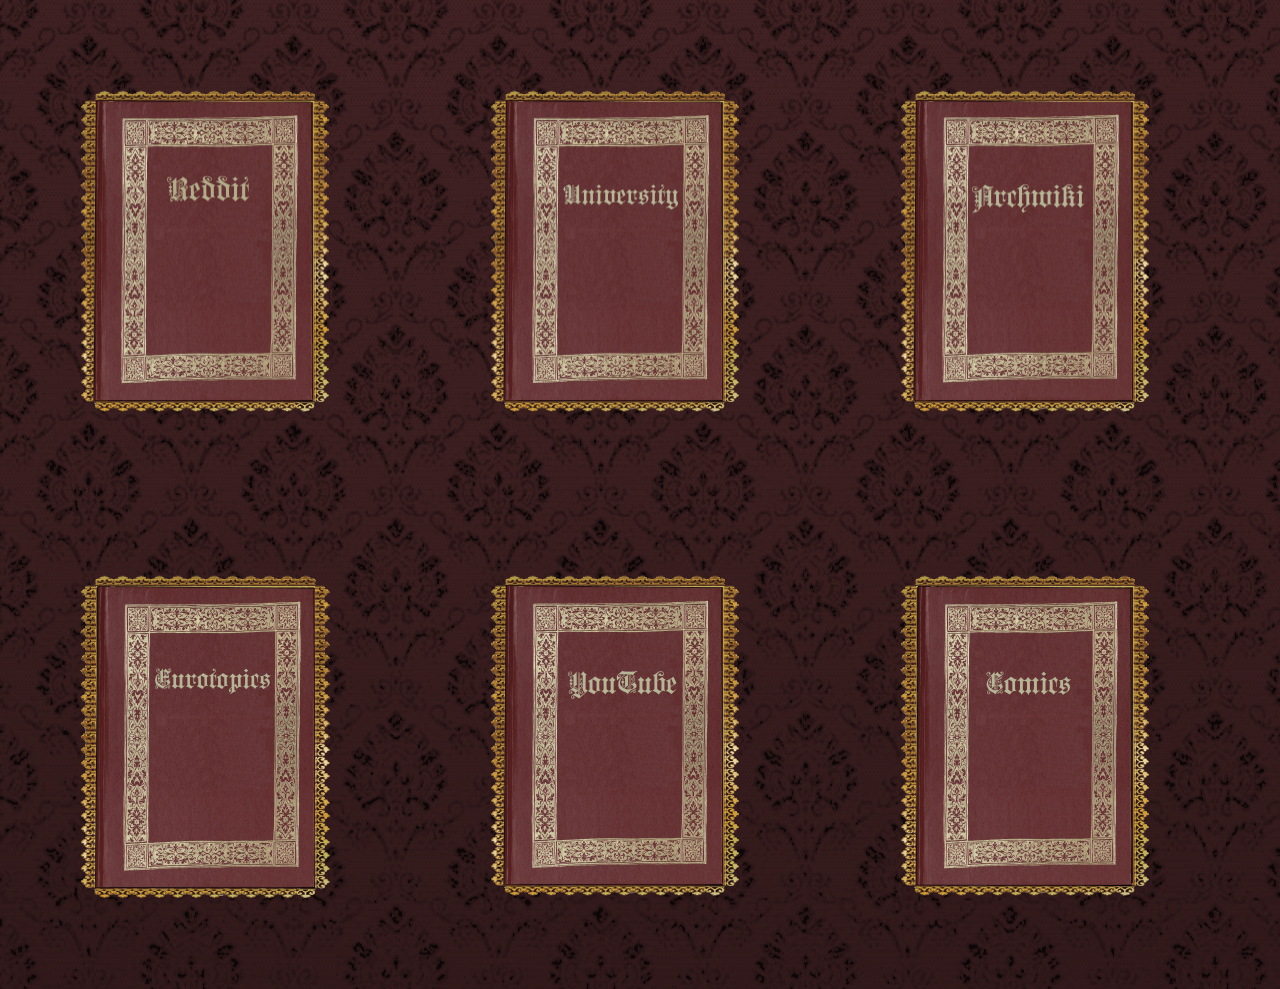
<file: _medieval/browser_newtab/index.html>
<html>
	<link rel="stylesheet" href="css/style.css" type="text/css">
</head>
<body>

	<div id="body">
		<ul>
			<li>
				<a href="https://www.reddit.com"><img src="images/reddit.png" height="324.67" width="250" alt=""></a>
					</li>
			<li>
				<a href="https://moodle.studiumdigitale.uni-frankfurt.de/moodle3/"><img src="images/uni.png" height="324.67" width="250" alt=""></a>
			</li>
			<li>
				<a href="https://wiki.archlinux.org/"><img src="images/archwiki.png" height="324.67" width="250" alt=""></a>
			</li>
			<li>
				<a href="https://github.com"><img src="images/git.png" height="324.67" width="250" alt=""></a>
			</li>
		</ul>
				
		<ul>
			<li>
				<a href="https://www.eurotopics.net/de/"><img src="images/eurotopics.png" height="324.67" width="250" alt=""></a>
			</li>
			<li>
				<a href="https://www.youtube.com/feed/subscriptions"><img src="images/youtube.png" height="324.67" width="250" alt=""></a>
					</li>
			<li>
				<a href="https://leagueofcomicgeeks.com"><img src="images/comics.png" height="324.67" width="250" alt=""></a>
			</li>
			<li>
				<a href="https://www.mangaupdates.com/mylist.html"><img src="images/manga.png" height="324.67" width="250" alt=""></a>
			</li>
		</ul>
	</div>

</body>
</html>
</file>
<file: _medieval/browser_newtab/css/style.css>
body {
	background: #ededed url(../images/bg-header.png) repeat-x center center;
	line-height: 1;
	font-size: 14px;
	font-family: Arial, Helvetica, sans-serif;
	margin: 0;
	padding: 0;
}
#header {
	margin: 0 auto;
	padding: 0;
	width: 0px;
}
#header .section {
	margin: 0;
	padding: 0;
	overflow: hidden;
}
#header .section .logo {
	float: left;
	margin: 0;
	padding: 0 0 0 00px;
	width: 324px;
}
#header .section .logo a {
	background: url(../images/bg-logo.png) repeat-x top left;
	color: #fff;
	display: block;
	font-family: 'Arimo-Bold';
	font-size: 60px;
	font-weight: normal;
	height: 130px;
	line-height: 130px;
	margin: 0;
	padding: 0;
	text-align:left;
	text-decoration: none;
	text-transform: uppercase;
	width: 1240px;
}
#header .section ul {
	display: inline-block;
	float: right;
	margin: 0;
	overflow: hidden;
	padding: 0 0 0;
}
#header .section ul li {
	background: url(../images/bg-nav-right.gif) no-repeat top right;
	display: inline-block;
	float: left;
	list-style: none;
	margin: 0 0px;
	padding: 0;
}
#header .section ul li a {
	background: url(../images/bg-nav-left.gif) no-repeat top left;
	color: #fff;
	display: inline-block;
	font-size: 16px;
	height: 30px;
	letter-spacing: 0.05em;
	line-height: 30px;
	margin: 0;
	padding: 0 0px;
	text-align: center;
	text-decoration: none;
	text-transform: uppercase;
}
#header .section ul li a:hover {
	color: #ccc;
}
#header .section ul li.selected {
	background: url(../images/bg-nav-right-selected.gif) no-repeat top right;
}
#header .section ul li.selected a {
	background: url(../images/bg-nav-left-selected.gif) no-repeat top left;
}
#header .article {
	background: #fff;
	border: 2px solid #5fb3bd;
	border-radius: 4px;
	margin: 0 auto 28px;
	overflow: hidden;
	padding: 0;
	width: 0px;
}
#header .article img {
	display: block;
	float: left;
	margin: 0 00px 0 0;
	padding: 00px;
}
#header .article h1 {
	color: #1b2130;
	font-family: 'ChangaOne';
	font-size: 40px;
	font-weight: normal;
	margin: 0;
	line-height: 50px;
	padding: 0 0 0;
}
#body {
	margin: 10 auto;
	min-height: 800px;
	padding: 0 0 0px;
	width: 1940px;
}
#body > ul {
	margin: 0;
	overflow: hidden;
	padding: 0;
}
#body > ul li {
	float: left;
	list-style: none;
	margin: 0 0px;
	padding: 80px 80px;
	height: 324.67px;
	weight: 250px
}
</file>
